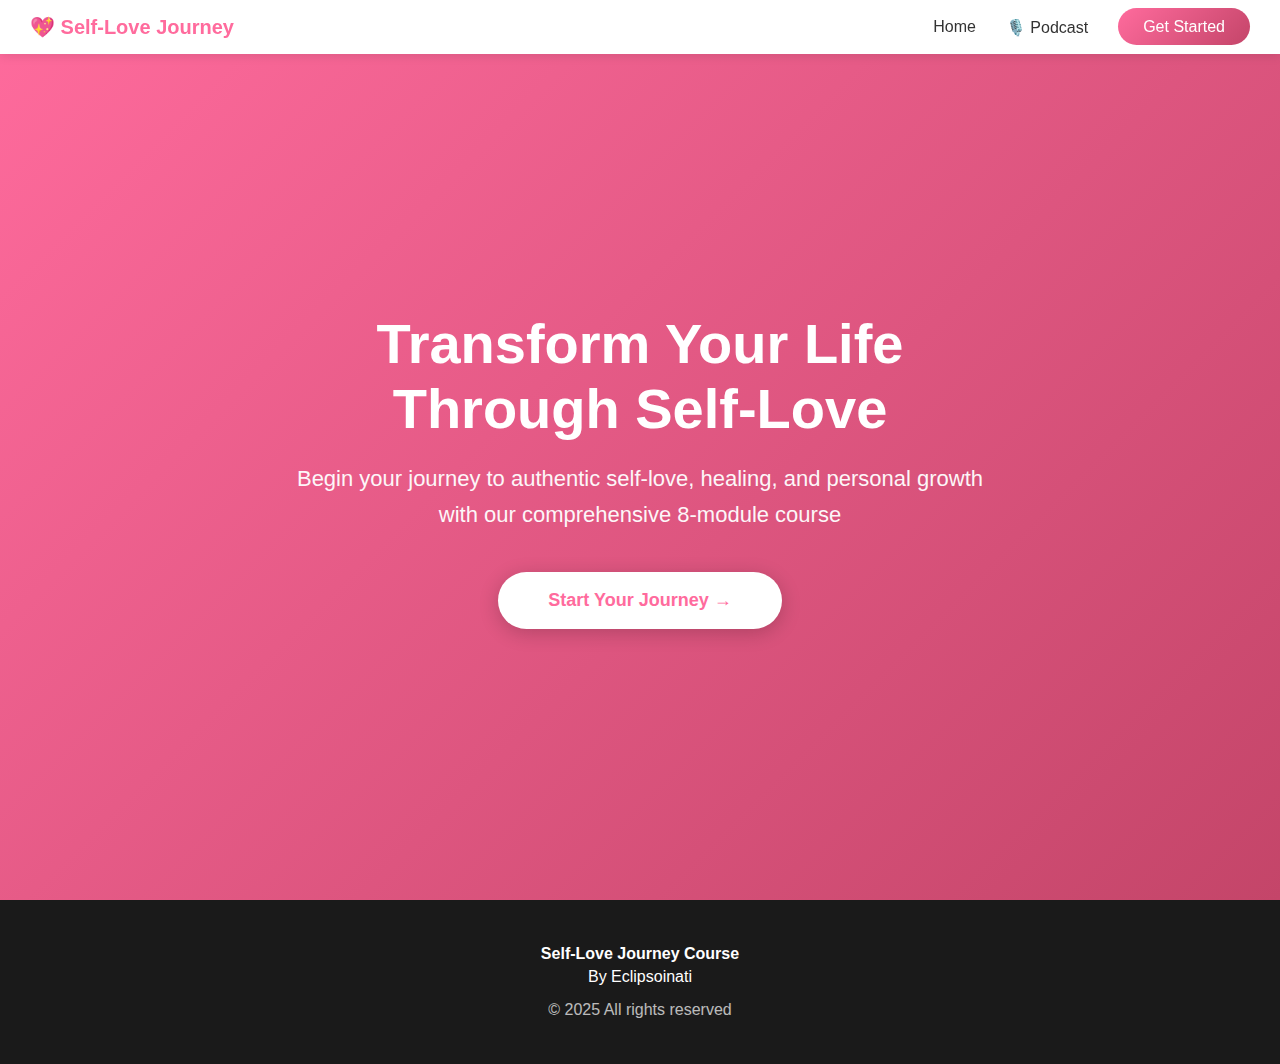
<file: index.html>
<!DOCTYPE html>
<html lang="en">
<head>
    <meta charset="UTF-8">
    <meta name="viewport" content="width=device-width, initial-scale=1.0">
    <title>Self-Love Journey - Begin Your Journey</title>
    <style>
        * {
            margin: 0;
            padding: 0;
            box-sizing: border-box;
        }
        
        body {
            font-family: -apple-system, BlinkMacSystemFont, 'Segoe UI', Roboto, sans-serif;
            background: white;
            color: #333;
        }

        /* Navigation */
        nav {
            position: fixed;
            top: 0;
            left: 0;
            right: 0;
            background: white;
            padding: 15px 30px;
            box-shadow: 0 2px 10px rgba(0,0,0,0.1);
            z-index: 1000;
            display: flex;
            justify-content: space-between;
            align-items: center;
        }

        .logo {
            font-size: 20px;
            font-weight: bold;
            color: #ff6b9d;
        }

        .nav-links {
            display: flex;
            gap: 30px;
            list-style: none;
            align-items: center;
        }

        .nav-links a {
            color: #333;
            text-decoration: none;
            font-weight: 500;
            transition: color 0.3s;
        }

        .nav-links a:hover {
            color: #ff6b9d;
        }

        .nav-cta {
            background: linear-gradient(135deg, #ff6b9d 0%, #c44569 100%);
            color: white !important;
            padding: 10px 25px;
            border-radius: 25px;
            font-weight: 600;
            transition: transform 0.3s;
        }

        .nav-cta:hover {
            transform: scale(1.05);
        }

        /* Hero Section */
        .hero {
            min-height: 100vh;
            display: flex;
            align-items: center;
            justify-content: center;
            text-align: center;
            padding: 100px 20px 60px;
            background: linear-gradient(135deg, #ff6b9d 0%, #c44569 100%);
            color: white;
        }

        .hero-content {
            max-width: 700px;
        }

        .hero h1 {
            font-size: 56px;
            margin-bottom: 20px;
            font-weight: 700;
        }

        .hero p {
            font-size: 22px;
            margin-bottom: 40px;
            opacity: 0.95;
            line-height: 1.6;
        }

        .hero-btn {
            display: inline-block;
            background: white;
            color: #ff6b9d;
            padding: 18px 50px;
            border-radius: 30px;
            text-decoration: none;
            font-size: 18px;
            font-weight: 700;
            transition: all 0.3s;
            box-shadow: 0 4px 20px rgba(0,0,0,0.2);
        }

        .hero-btn:hover {
            transform: translateY(-3px);
            box-shadow: 0 6px 30px rgba(0,0,0,0.3);
        }

        /* Footer */
        .footer {
            padding: 40px 20px;
            background: #1a1a1a;
            color: white;
            text-align: center;
        }

        .footer p {
            margin: 5px 0;
        }

        /* Mobile Menu */
        .mobile-menu-btn {
            display: none;
            background: none;
            border: none;
            font-size: 28px;
            cursor: pointer;
            color: #ff6b9d;
        }

        /* Responsive */
        @media (max-width: 768px) {
            .nav-links {
                display: none;
                position: absolute;
                top: 60px;
                left: 0;
                right: 0;
                background: white;
                flex-direction: column;
                padding: 20px;
                box-shadow: 0 4px 10px rgba(0,0,0,0.1);
                gap: 15px;
            }

            .nav-links.active {
                display: flex;
            }

            .mobile-menu-btn {
                display: block;
            }

            .hero h1 {
                font-size: 36px;
            }

            .hero p {
                font-size: 18px;
            }

            nav {
                padding: 15px 20px;
            }
        }
    </style>
</head>
<body>
    <!-- Navigation -->
    <nav>
        <div class="logo">💖 Self-Love Journey</div>
        <button class="mobile-menu-btn" onclick="toggleMenu()">☰</button>
        <ul class="nav-links" id="navLinks">
            <li><a href="index.html">Home</a></li>
            <li><a href="podcast.html">🎙️ Podcast</a></li>
            <li><a href="auth.html" class="nav-cta">Get Started</a></li>
        </ul>
    </nav>

    <!-- Hero Section -->
    <section class="hero">
        <div class="hero-content">
            <h1>Transform Your Life Through Self-Love</h1>
            <p>Begin your journey to authentic self-love, healing, and personal growth with our comprehensive 8-module course</p>
            <a href="auth.html" class="hero-btn">Start Your Journey →</a>
        </div>
    </section>

    <!-- Footer -->
    <footer class="footer">
        <p><strong>Self-Love Journey Course</strong></p>
        <p>By Eclipsoinati</p>
        <p style="margin-top: 15px; opacity: 0.7;">&copy; 2025 All rights reserved</p>
    </footer>

    <script>
        function toggleMenu() {
            const navLinks = document.getElementById('navLinks');
            navLinks.classList.toggle('active');
        }

        // Close menu when clicking outside
        document.addEventListener('click', function(event) {
            const navLinks = document.getElementById('navLinks');
            const menuBtn = document.querySelector('.mobile-menu-btn');
            
            if (!navLinks.contains(event.target) && !menuBtn.contains(event.target)) {
                navLinks.classList.remove('active');
            }
        });
    </script>
</body>
</html>
</file>
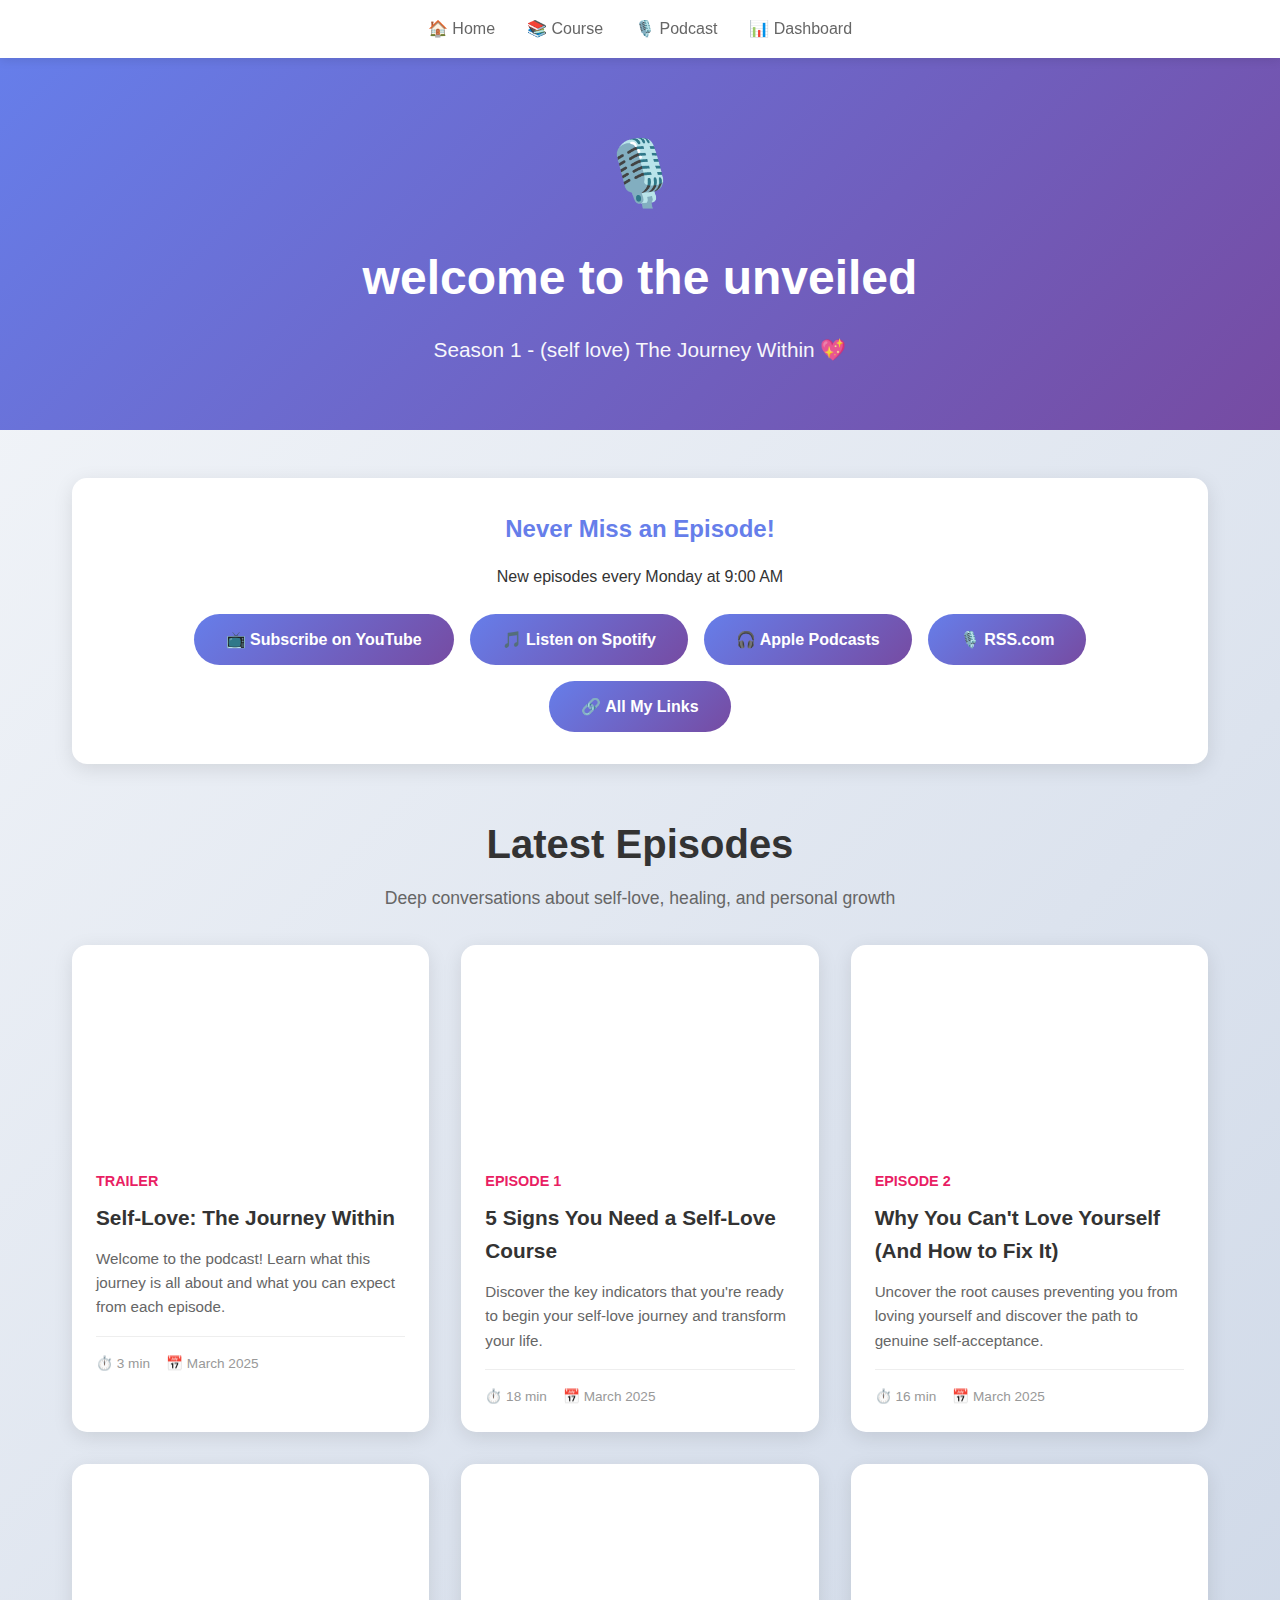
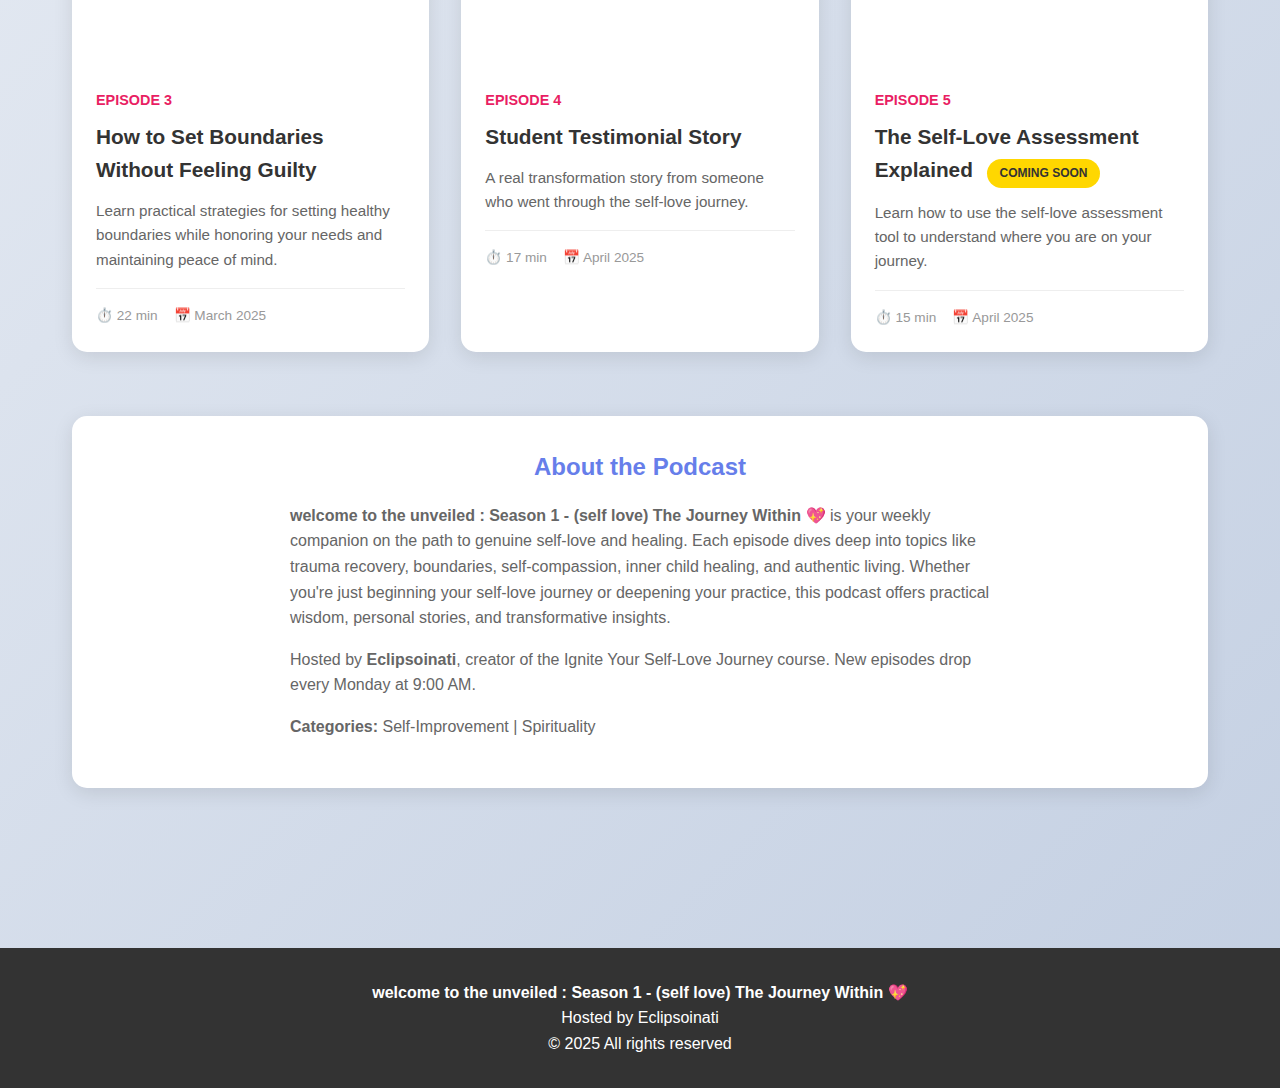
<file: podcast.html>
<!DOCTYPE html>
<html lang="en">
<head>
    <meta charset="UTF-8">
    <meta name="viewport" content="width=device-width, initial-scale=1.0">
    <title>Podcast - Self-Love: The Journey Within</title>
    <style>
        * {
            margin: 0;
            padding: 0;
            box-sizing: border-box;
        }

        body {
            font-family: -apple-system, BlinkMacSystemFont, 'Segoe UI', Roboto, Oxygen, Ubuntu, Cantarell, sans-serif;
            line-height: 1.6;
            color: #333;
            background: linear-gradient(135deg, #f5f7fa 0%, #c3cfe2 100%);
            min-height: 100vh;
        }

        /* Navigation */
        nav {
            background: white;
            padding: 1rem 2rem;
            box-shadow: 0 2px 10px rgba(0,0,0,0.1);
            position: sticky;
            top: 0;
            z-index: 100;
        }

        nav ul {
            list-style: none;
            display: flex;
            gap: 2rem;
            justify-content: center;
            flex-wrap: wrap;
        }

        nav a {
            text-decoration: none;
            color: #666;
            font-weight: 500;
            transition: color 0.3s;
        }

        nav a:hover {
            color: #e91e63;
        }

        /* Header */
        .header {
            text-align: center;
            padding: 4rem 2rem;
            background: linear-gradient(135deg, #667eea 0%, #764ba2 100%);
            color: white;
        }

        .header h1 {
            font-size: 3rem;
            margin-bottom: 1rem;
            font-weight: 700;
        }

        .header p {
            font-size: 1.3rem;
            opacity: 0.95;
            max-width: 600px;
            margin: 0 auto;
        }

        .podcast-emoji {
            font-size: 4rem;
            margin-bottom: 1rem;
        }

        /* Main Content */
        .container {
            max-width: 1200px;
            margin: 0 auto;
            padding: 3rem 2rem;
        }

        /* Subscribe Section */
        .subscribe-section {
            background: white;
            border-radius: 15px;
            padding: 2rem;
            margin-bottom: 3rem;
            box-shadow: 0 5px 20px rgba(0,0,0,0.1);
            text-align: center;
        }

        .subscribe-section h2 {
            color: #667eea;
            margin-bottom: 1rem;
        }

        .subscribe-buttons {
            display: flex;
            gap: 1rem;
            justify-content: center;
            flex-wrap: wrap;
            margin-top: 1.5rem;
        }

        .subscribe-btn {
            padding: 0.8rem 2rem;
            background: linear-gradient(135deg, #667eea 0%, #764ba2 100%);
            color: white;
            text-decoration: none;
            border-radius: 50px;
            font-weight: 600;
            transition: transform 0.3s, box-shadow 0.3s;
            display: inline-block;
        }

        .subscribe-btn:hover {
            transform: translateY(-2px);
            box-shadow: 0 5px 15px rgba(102, 126, 234, 0.4);
        }

        /* Episodes Grid */
        .episodes-grid {
            display: grid;
            grid-template-columns: repeat(auto-fit, minmax(350px, 1fr));
            gap: 2rem;
            margin-top: 2rem;
        }

        .episode-card {
            background: white;
            border-radius: 15px;
            overflow: hidden;
            box-shadow: 0 5px 20px rgba(0,0,0,0.1);
            transition: transform 0.3s, box-shadow 0.3s;
        }

        .episode-card:hover {
            transform: translateY(-5px);
            box-shadow: 0 10px 30px rgba(0,0,0,0.15);
        }

        .episode-video {
            position: relative;
            padding-bottom: 56.25%; /* 16:9 aspect ratio */
            height: 0;
            overflow: hidden;
        }

        .episode-video iframe {
            position: absolute;
            top: 0;
            left: 0;
            width: 100%;
            height: 100%;
            border: none;
        }

        .episode-content {
            padding: 1.5rem;
        }

        .episode-number {
            color: #e91e63;
            font-weight: 700;
            font-size: 0.9rem;
            margin-bottom: 0.5rem;
        }

        .episode-title {
            font-size: 1.3rem;
            color: #333;
            margin-bottom: 0.8rem;
            font-weight: 600;
        }

        .episode-description {
            color: #666;
            font-size: 0.95rem;
            line-height: 1.6;
        }

        .episode-meta {
            display: flex;
            gap: 1rem;
            margin-top: 1rem;
            padding-top: 1rem;
            border-top: 1px solid #eee;
            font-size: 0.85rem;
            color: #999;
        }

        /* Coming Soon Badge */
        .coming-soon {
            display: inline-block;
            background: #ffd700;
            color: #333;
            padding: 0.3rem 0.8rem;
            border-radius: 20px;
            font-size: 0.75rem;
            font-weight: 700;
            margin-left: 0.5rem;
        }

        /* Section Headers */
        .section-header {
            text-align: center;
            margin-bottom: 2rem;
        }

        .section-header h2 {
            font-size: 2.5rem;
            color: #333;
            margin-bottom: 0.5rem;
        }

        .section-header p {
            color: #666;
            font-size: 1.1rem;
        }

        /* Footer */
        footer {
            background: #333;
            color: white;
            text-align: center;
            padding: 2rem;
            margin-top: 4rem;
        }

        /* Responsive */
        @media (max-width: 768px) {
            .header h1 {
                font-size: 2rem;
            }

            .header p {
                font-size: 1rem;
            }

            .episodes-grid {
                grid-template-columns: 1fr;
            }

            nav ul {
                gap: 1rem;
            }

            .section-header h2 {
                font-size: 1.8rem;
            }
        }
    </style>
</head>
<body>
    <!-- Navigation -->
    <nav>
        <ul>
            <li><a href="index.html">🏠 Home</a></li>
            <li><a href="course.html">📚 Course</a></li>
            <li><a href="podcast.html">🎙️ Podcast</a></li>
            <li><a href="dashboard.html">📊 Dashboard</a></li>
        </ul>
    </nav>

    <!-- Header -->
    <header class="header">
        <div class="podcast-emoji">🎙️</div>
        <h1>welcome to the unveiled</h1>
        <p>Season 1 - (self love) The Journey Within 💖</p>
    </header>

    <!-- Main Content -->
    <div class="container">
        <!-- Subscribe Section -->
        <div class="subscribe-section">
            <h2>Never Miss an Episode!</h2>
            <p>New episodes every Monday at 9:00 AM</p>
            
            <div class="subscribe-buttons">
                <a href="https://www.youtube.com/@Eclipsoinati?sub_confirmation=1" class="subscribe-btn" target="_blank">📺 Subscribe on YouTube</a>
                <a href="https://open.spotify.com/show/1Nd29p5rkdyUclHi1n3BYa" class="subscribe-btn" target="_blank">🎵 Listen on Spotify</a>
                <a href="https://podcasts.apple.com/podcast/id1875995102" class="subscribe-btn" target="_blank">🎧 Apple Podcasts</a>
                <a href="https://rss.com/podcasts/welcome-to-the-unveiled-introduction/" class="subscribe-btn" target="_blank">🎙️ RSS.com</a>
                <a href="https://link.me/eclipsoinati" class="subscribe-btn" target="_blank">🔗 All My Links</a>
            </div>
        </div>

        <!-- Latest Episodes -->
        <div class="section-header">
            <h2>Latest Episodes</h2>
            <p>Deep conversations about self-love, healing, and personal growth</p>
        </div>

        <div class="episodes-grid">
            <!-- Episode 1: Trailer -->
            <div class="episode-card">
                <div class="episode-video">
                    <!-- Replace VIDEO_ID with your actual YouTube video ID -->
                    <iframe 
                        src="https://www.youtube.com/embed/0yqzoRmaCKw" 
                        allow="accelerometer; autoplay; clipboard-write; encrypted-media; gyroscope; picture-in-picture" 
                        allowfullscreen>
                    </iframe>
                </div>
                <div class="episode-content">
                    <div class="episode-number">TRAILER</div>
                    <h3 class="episode-title">Self-Love: The Journey Within</h3>
                    <p class="episode-description">
                        Welcome to the podcast! Learn what this journey is all about and what you can expect from each episode.
                    </p>
                    <div class="episode-meta">
                        <span>⏱️ 3 min</span>
                        <span>📅 March 2025</span>
                    </div>
                </div>
            </div>

            <!-- Episode 2 -->
            <div class="episode-card">
                <div class="episode-video">
                    <iframe 
                        src="https://www.youtube.com/embed/9qdHhnpVJSQ" 
                        allow="accelerometer; autoplay; clipboard-write; encrypted-media; gyroscope; picture-in-picture" 
                        allowfullscreen>
                    </iframe>
                </div>
                <div class="episode-content">
                    <div class="episode-number">EPISODE 1</div>
                    <h3 class="episode-title">5 Signs You Need a Self-Love Course</h3>
                    <p class="episode-description">
                        Discover the key indicators that you're ready to begin your self-love journey and transform your life.
                    </p>
                    <div class="episode-meta">
                        <span>⏱️ 18 min</span>
                        <span>📅 March 2025</span>
                    </div>
                </div>
            </div>

            <!-- Episode 3 -->
            <div class="episode-card">
                <div class="episode-video">
                    <iframe 
                        src="https://www.youtube.com/embed/KSw0MUfi7I4" 
                        allow="accelerometer; autoplay; clipboard-write; encrypted-media; gyroscope; picture-in-picture" 
                        allowfullscreen>
                    </iframe>
                </div>
                <div class="episode-content">
                    <div class="episode-number">EPISODE 2</div>
                    <h3 class="episode-title">Why You Can't Love Yourself (And How to Fix It)</h3>
                    <p class="episode-description">
                        Uncover the root causes preventing you from loving yourself and discover the path to genuine self-acceptance.
                    </p>
                    <div class="episode-meta">
                        <span>⏱️ 16 min</span>
                        <span>📅 March 2025</span>
                    </div>
                </div>
            </div>

            <!-- Episode 4 -->
            <div class="episode-card">
                <div class="episode-video">
                    <iframe 
                        src="https://www.youtube.com/embed/K0YOsSJM78Q" 
                        allow="accelerometer; autoplay; clipboard-write; encrypted-media; gyroscope; picture-in-picture" 
                        allowfullscreen>
                    </iframe>
                </div>
                <div class="episode-content">
                    <div class="episode-number">EPISODE 3</div>
                    <h3 class="episode-title">How to Set Boundaries Without Feeling Guilty</h3>
                    <p class="episode-description">
                        Learn practical strategies for setting healthy boundaries while honoring your needs and maintaining peace of mind.
                    </p>
                    <div class="episode-meta">
                        <span>⏱️ 22 min</span>
                        <span>📅 March 2025</span>
                    </div>
                </div>
            </div>

            <!-- Episode 5 -->
            <div class="episode-card">
                <div class="episode-video">
                    <iframe 
                        src="https://www.youtube.com/embed/YOUR_VIDEO_ID_HERE" 
                        allow="accelerometer; autoplay; clipboard-write; encrypted-media; gyroscope; picture-in-picture" 
                        allowfullscreen>
                    </iframe>
                </div>
                <div class="episode-content">
                    <div class="episode-number">EPISODE 4</div>
                    <h3 class="episode-title">Student Testimonial Story</h3>
                    <p class="episode-description">
                        A real transformation story from someone who went through the self-love journey.
                    </p>
                    <div class="episode-meta">
                        <span>⏱️ 17 min</span>
                        <span>📅 April 2025</span>
                    </div>
                </div>
            </div>

            <!-- Episode 6 - Coming Soon Example -->
            <div class="episode-card">
                <div class="episode-video">
                    <iframe 
                        src="https://www.youtube.com/embed/YOUR_VIDEO_ID_HERE" 
                        allow="accelerometer; autoplay; clipboard-write; encrypted-media; gyroscope; picture-in-picture" 
                        allowfullscreen>
                    </iframe>
                </div>
                <div class="episode-content">
                    <div class="episode-number">EPISODE 5</div>
                    <h3 class="episode-title">The Self-Love Assessment Explained <span class="coming-soon">COMING SOON</span></h3>
                    <p class="episode-description">
                        Learn how to use the self-love assessment tool to understand where you are on your journey.
                    </p>
                    <div class="episode-meta">
                        <span>⏱️ 15 min</span>
                        <span>📅 April 2025</span>
                    </div>
                </div>
            </div>

            <!-- Add more episodes as you publish them! -->

        </div>

        <!-- About the Podcast Section -->
        <div class="subscribe-section" style="margin-top: 4rem;">
            <h2>About the Podcast</h2>
            <p style="max-width: 700px; margin: 1rem auto; text-align: left; color: #666;">
                <strong>welcome to the unveiled : Season 1 - (self love) The Journey Within 💖</strong> is your weekly companion 
                on the path to genuine self-love and healing. Each episode dives deep into topics like trauma recovery, 
                boundaries, self-compassion, inner child healing, and authentic living. Whether you're just beginning your 
                self-love journey or deepening your practice, this podcast offers practical wisdom, personal stories, 
                and transformative insights.
            </p>
            <p style="max-width: 700px; margin: 1rem auto; text-align: left; color: #666;">
                Hosted by <strong>Eclipsoinati</strong>, creator of the Ignite Your Self-Love Journey course. 
                New episodes drop every Monday at 9:00 AM.
            </p>
            <p style="max-width: 700px; margin: 1rem auto; text-align: left; color: #666;">
                <strong>Categories:</strong> Self-Improvement | Spirituality
            </p>
        </div>
    </div>

    <!-- Footer -->
    <footer>
        <p><strong>welcome to the unveiled : Season 1 - (self love) The Journey Within 💖</strong></p>
        <p>Hosted by Eclipsoinati</p>
        <p>© 2025 All rights reserved</p>
    </footer>

    <script>
        // Optional: Add smooth scrolling
        document.querySelectorAll('a[href^="#"]').forEach(anchor => {
            anchor.addEventListener('click', function (e) {
                e.preventDefault();
                const target = document.querySelector(this.getAttribute('href'));
                if (target) {
                    target.scrollIntoView({ behavior: 'smooth' });
                }
            });
        });
    </script>
</body>
</html>
</file>
